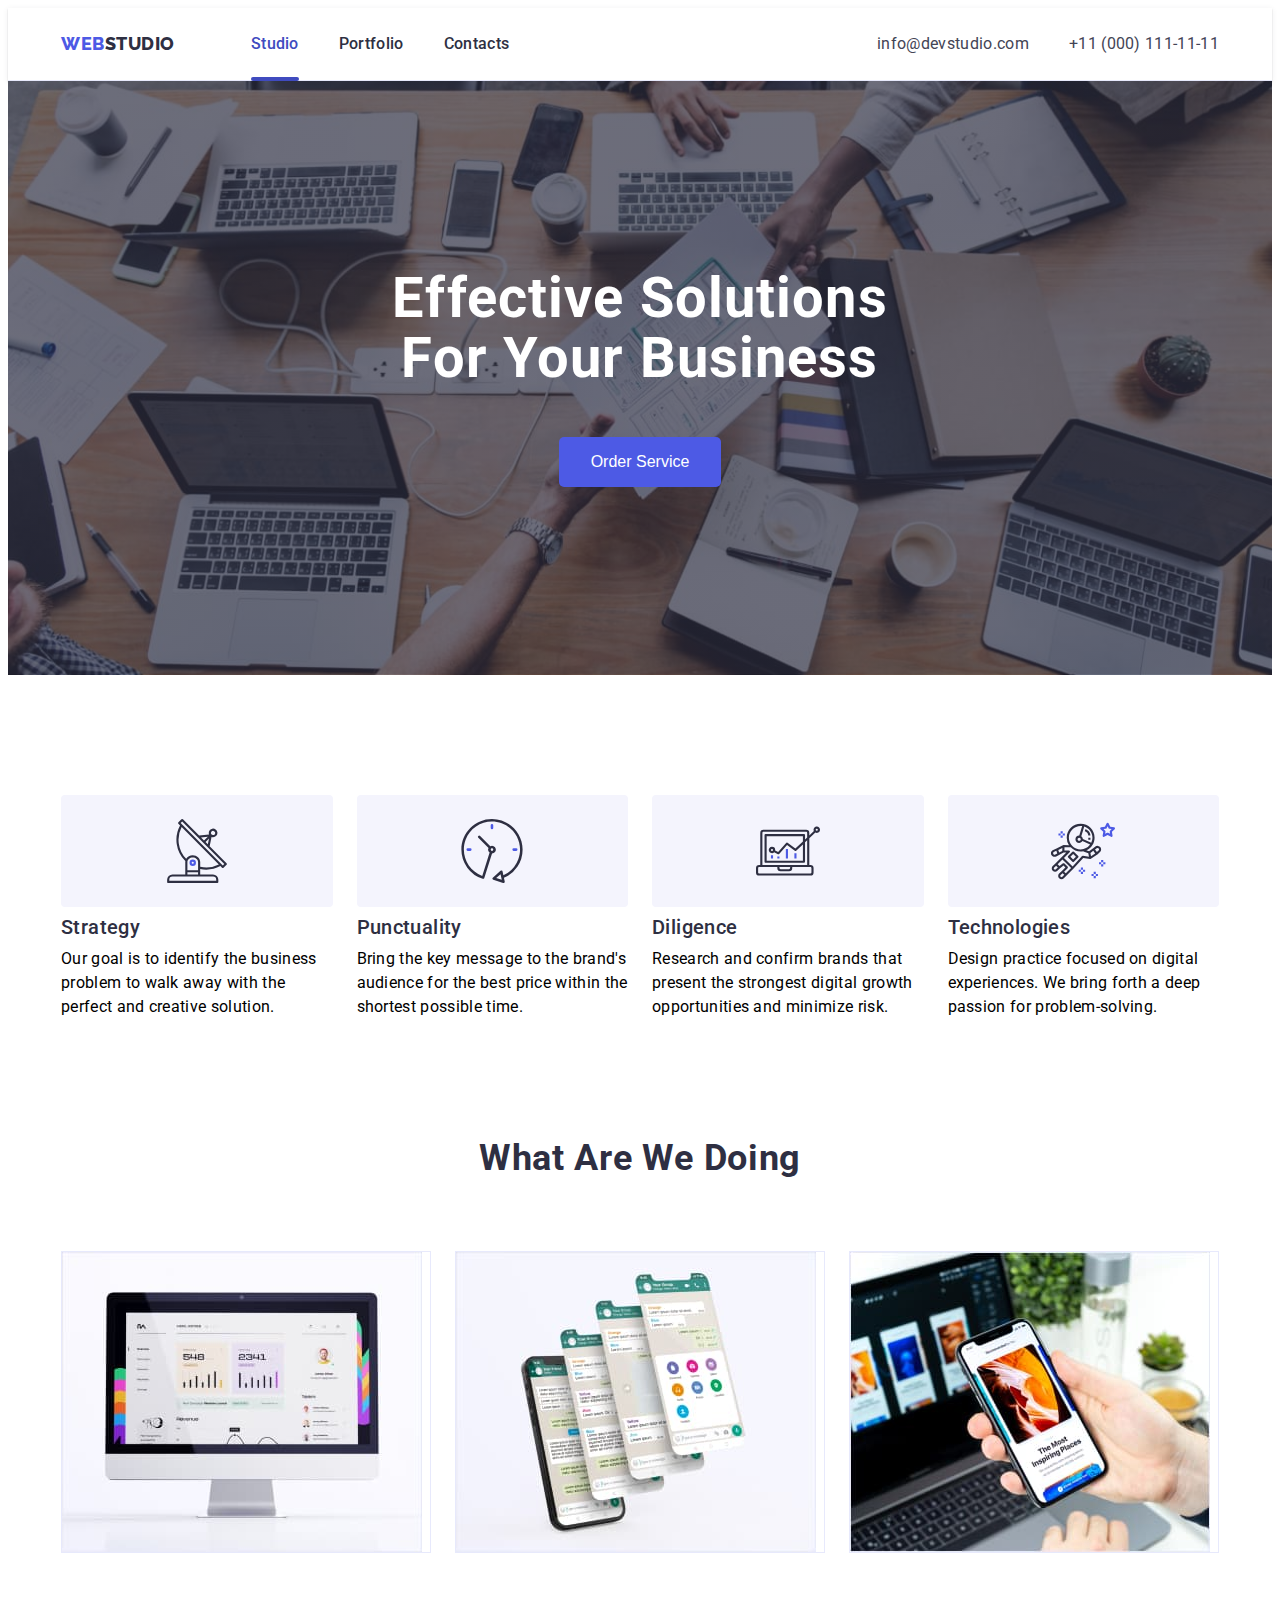
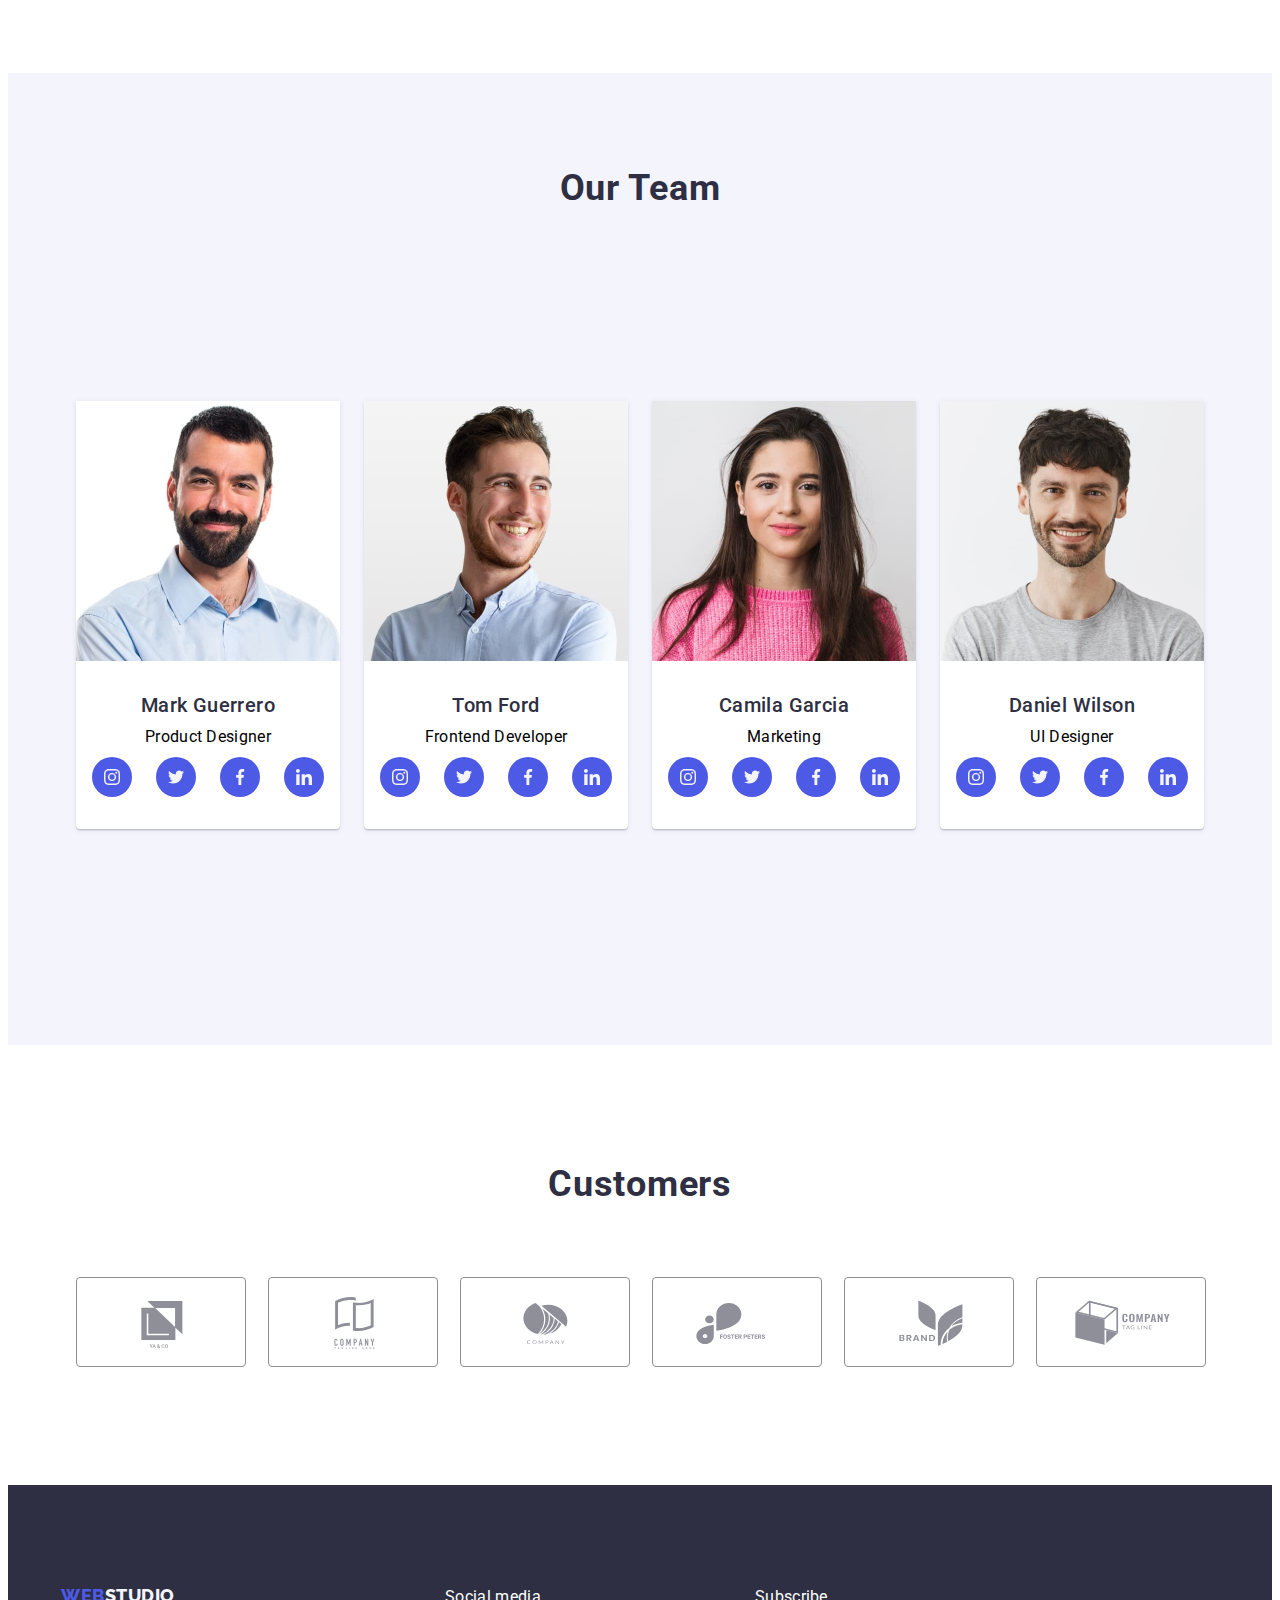
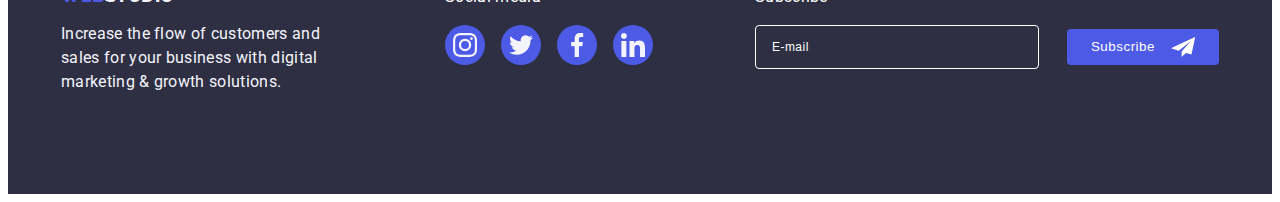
<file: index.html>
<!DOCTYPE html>
<html lang="en">
  <head>
    <meta charset="UTF-8" />
    <meta http-equiv="X-UA-Compatible" content="IE=edge" />
    <meta name="viewport" content="width=device-width,   initial-scale=1.0" />
    <title>WebStudio</title>
    <link rel="preconnect" href="https://fonts.googleapis.com" />
    <link rel="preconnect" href="https://fonts.gstatic.com" crossorigin />
    <link
      href="https://fonts.googleapis.com/css2?family=Raleway:wght@800&family=Roboto:wght@400;500;700;900&display=swap"
      rel="stylesheet"
    />
    <link
      rel="stylesheet"
      href="https://cdnjs.cloudflare.com/ajax/libs/modern-normalize/1.1.0/modern-normalize.min.css"
      integrity="sha512-wpPYUAdjBVSE4KJnH1VR1HeZfpl1ub8YT/NKx4PuQ5NmX2tKuGu6U/JRp5y+Y8XG2tV+wKQpNHVUX03MfMFn9Q=="
      crossorigin="anonymous"
      referrerpolicy="no-referrer"
    />
    <link rel="stylesheet" href="./css/styles.css" />
  </head>
  <body>
    <!--HEADER-->

    <header class="page-header">
      <div class="container header-container">
        <a class="logo-header" href="./index.html"
          >Web<span class="studio-header">Studio</span>
        </a>
        <nav class="page-nav">
          <ul class="navigation-list">
            <li class="navigation-item">
              <a class="navigation-link navigation-line" href="./index.html"
                >Studio</a
              >
            </li>
            <li class="navigation-item">
              <a class="navigation-link" href="./portfolio.html">Portfolio</a>
            </li>
            <li class="navigation-item">
              <a class="navigation-link" href="">Contacts</a>
            </li>
          </ul>
        </nav>
        <address class="address">
          <ul class="address-list">
            <li class="address-item">
              <a class="address-link" href="mailto:info@devstudio.com"
                >info@devstudio.com</a
              >
            </li>
            <li class="address-item">
              <a class="address-link" href="tel:+110001111111"
                >+11 (000) 111-11-11</a
              >
            </li>
          </ul>
        </address>
      </div>
      <div class="mobile-nav container">
        <a class="logo-header" href="./index.html"
          >Web<span class="studio-header">Studio</span></a
        >

        <button class="mobile-menu-open-btn js-open-menu" type="button">
          <svg class="mobile-menu-icon-open" width="32" height="32">
            <use href="./images/icons.svg#burger"></use>
          </svg>
        </button>
      </div>

      <div class="mobile-menu-container js-menu-container">
        <div class="mobile-container mobile-menu-wrapper">
          <button class="mobile-menu-close-btn js-close-menu">
            <svg class="mobile-menu-close-icon" width="8" height="8">
              <use href="./images/icons.svg#icon-close-black"></use>
            </svg>
          </button>

          <nav class="mobile-menu-nav">
            <ul class="mobile-menu-list">
              <li class="mobile-menu-item">
                <a href="./index.html" class="mobile-menu-link current"
                  >Studio</a
                >
              </li>

              <li class="mobile-menu-item">
                <a href="./portfolio.html" class="mobile-menu-link"
                  >Portfolio</a
                >
              </li>

              <li class="mobile-menu-item">
                <a href="./index.html" class="mobile-menu-link">Contacts</a>
              </li>
            </ul>
          </nav>

          <address class="mobile-contacts">
            <a class="mobile-contacts-tel" href="tel:+110001111111"
              >+11 (000) 111-11-11</a
            >
            <a class="mobile-contacts-mail" href="mailto:info@devstudio.com"
              >info@devstudio.com</a
            >
          </address>

          <ul class="mobile-social-list">
            <li class="mobile-social-item">
              <a
                class="mobile-social-link"
                href="https://www.instagram.com/"
                target="_blank"
                rel="noopener noreferrer"
              >
                <svg width="24" height="24">
                  <use href="./images/icons.svg#icon-instagram"></use>
                </svg>
              </a>
            </li>

            <li class="mobile-social-item">
              <a
                class="mobile-social-link"
                href="https://twitter.com/"
                target="_blank"
                rel="noopener noreferrer"
              >
                <svg width="24" height="24">
                  <use href="./images/icons.svg#icon-twitter"></use>
                </svg>
              </a>
            </li>

            <li class="mobile-social-item">
              <a
                class="mobile-social-link"
                href="https://www.facebook.com/"
                target="_blank"
                rel="noopener noreferrer"
              >
                <svg width="24" height="24">
                  <use href="./images/icons.svg#icon-facebook"></use>
                </svg>
              </a>
            </li>

            <li class="mobile-social-item">
              <a
                class="mobile-social-link"
                href="https://www.linkedin.com/"
                target="_blank"
                rel="noopener noreferrer"
              >
                <svg width="24" height="24">
                  <use href="./images/icons.svg#icon-linkedin"></use>
                </svg>
              </a>
            </li>
          </ul>
        </div>
      </div>
    </header>

    <!--HERO-->

    <main>
      <section class="hero">
        <div class="container">
          <h1 class="hero-title">Effective Solutions for Your Business</h1>
          <button class="modal-btn button" data-modal-open type="button">
            Order Service
          </button>
        </div>
      </section>

      <!--our-values-->

      <section class="our-values">
        <div class="container">
          <h2 hidden>Our values</h2>
          <ul class="our-values-list">
            <li class="our-values-item">
              <div class="our-values-icon">
                <svg class="second-list-icon" width="64" height="64">
                  <use href="./images/icons.svg#icon-antenna"></use>
                </svg>
              </div>
              <h3 class="our-values-title">Strategy</h3>
              <p class="our-values-text">
                Our goal is to identify the business problem to walk away with
                the perfect and creative solution.
              </p>
            </li>
            <li class="our-values-item">
              <div class="our-values-icon">
                <svg class="second-list-icon" width="64" height="64">
                  <use href="./images/icons.svg#icon-clock"></use>
                </svg>
              </div>
              <h3 class="our-values-title">Punctuality</h3>
              <p class="our-values-text">
                Bring the key message to the brand's audience for the best price
                within the shortest possible time.
              </p>
            </li>
            <li class="our-values-item">
              <div class="our-values-icon">
                <svg class="second-list-icon" width="64" height="64">
                  <use href="./images/icons.svg#icon-diagram"></use>
                </svg>
              </div>
              <h3 class="our-values-title">Diligence</h3>
              <p class="our-values-text">
                Research and confirm brands that present the strongest digital
                growth opportunities and minimize risk.
              </p>
            </li>
            <li class="our-values-item">
              <div class="our-values-icon">
                <svg class="second-list-icon" width="64" height="64">
                  <use href="./images/icons.svg#icon-astronaut"></use>
                </svg>
              </div>
              <h3 class="our-values-title">Technologies</h3>
              <p class="our-values-text">
                Design practice focused on digital experiences. We bring forth a
                deep passion for problem-solving.
              </p>
            </li>
          </ul>
        </div>
      </section>

      <!--what-are-we-doing-->

      <section class="what-are-we-doing">
        <div class="container">
          <h2 class="what-are-we-doing-title">What are we doing</h2>
          <ul class="what-are-we-doing-list">
            <li class="what-are-we-doing-item">
              <picture>
                <source
                  media="(min-width: 1200px)"
                  srcset="
                    ./images/index/section2/rectangle1-1x.jpg,
                    ./images/index/section2/rectangle1-2x.jpg
                  "
                />
                <img
                  src="./images/index/section2/rectangle1.jpg"
                  alt="tablet"
                  width="360"
                  height="300"
                />
              </picture>
            </li>
            <li class="what-are-we-doing-item">
              <picture>
                <source
                  media="(min-width: 1200px)"
                  srcset="
                    ./images/index/section2/rectangle2-1x.jpg,
                    ./images/index/section2/rectangle2-2x.jpg
                  "
                />
                <img
                  src="./images/index/section2/rectangle2.jpg"
                  alt="working phone"
                  width="360"
                  height="300"
                />
              </picture>
            </li>
            <li class="what-are-we-doing-item">
              <picture>
                <source
                  media="(min-width: 1200px)"
                  srcset="
                    ./images/index/section2/rectangle3-1x.jpg,
                    ./images/index/section2/rectangle3-2x.jpg
                  "
                />
                <img
                  src="./images/index/section2/rectangle3.jpg"
                  alt="phone with laptop"
                  width="360"
                  height="300"
                />
              </picture>
            </li>
          </ul>
        </div>
      </section>

      <!--our-team-->

      <section class="our-team">
        <div class="container">
          <h2 class="our-team-title">Our Team</h2>
          <ul class="our-team-list">
            <li class="our-team-item">
              <img
                srcset="./images/index/section3/img1-2x.jpg"
                src="./images/index/section3/img1.jpg"
                alt="employee"
                width="264"
                height="260"
              />
              <div class="our-team-card-container">
                <h3 class="our-team-card-title">Mark Guerrero</h3>
                <p class="our-team-card-position">Product Designer</p>
                <ul class="our-team-social-list">
                  <li class="our-team-social-list-item">
                    <a class="our-team-social-list-link" href="">
                      <svg class="social-list-icon" width="16" height="16">
                        <use href="./images/icons.svg#icon-instagram"></use>
                      </svg>
                    </a>
                  </li>
                  <li class="our-team-social-list-item">
                    <a href="" class="our-team-social-list-link">
                      <svg class="social-list-icon" width="16" height="16">
                        <use href="./images/icons.svg#icon-twitter"></use>
                      </svg>
                    </a>
                  </li>
                  <li class="our-team-social-list-item">
                    <a href="" class="our-team-social-list-link">
                      <svg class="social-list-icon" width="16" height="16">
                        <use href="./images/icons.svg#icon-facebook"></use>
                      </svg>
                    </a>
                  </li>
                  <li class="our-team-social-list-item">
                    <a href="" class="our-team-social-list-link">
                      <svg class="social-list-icon" width="16" height="16">
                        <use href="./images/icons.svg#icon-linkedin"></use>
                      </svg>
                    </a>
                  </li>
                </ul>
              </div>
            </li>
            <li class="our-team-item">
              <img
                srcset="./images/index/section3/img2-2x.jpg"
                src="./images/index/section3/img2.jpg"
                alt="employee"
                width="264"
                height="260"
              />
              <div class="our-team-card-container">
                <h3 class="our-team-card-title">Tom Ford</h3>
                <p class="our-team-card-position">Frontend Developer</p>
                <ul class="our-team-social-list">
                  <li class="our-team-social-list-item">
                    <a class="our-team-social-list-link" href="">
                      <svg class="social-list-icon" width="16" height="16">
                        <use href="./images/icons.svg#icon-instagram"></use>
                      </svg>
                    </a>
                  </li>
                  <li class="our-team-social-list-item">
                    <a href="" class="our-team-social-list-link">
                      <svg class="social-list-icon" width="16" height="16">
                        <use href="./images/icons.svg#icon-twitter"></use>
                      </svg>
                    </a>
                  </li>
                  <li class="our-team-social-list-item">
                    <a href="" class="our-team-social-list-link">
                      <svg class="social-list-icon" width="16" height="16">
                        <use href="./images/icons.svg#icon-facebook"></use>
                      </svg>
                    </a>
                  </li>
                  <li class="our-team-social-list-item">
                    <a href="" class="our-team-social-list-link">
                      <svg class="social-list-icon" width="16" height="16">
                        <use href="./images/icons.svg#icon-linkedin"></use>
                      </svg>
                    </a>
                  </li>
                </ul>
              </div>
            </li>
            <li class="our-team-item">
              <img
                srcset="./images/index/section3/img3-2x.jpg"
                src="./images/index/section3/img3.jpg"
                alt="employee"
                width="264"
                height="260"
              />
              <div class="our-team-card-container">
                <h3 class="our-team-card-title">Camila Garcia</h3>
                <p class="our-team-card-position">Marketing</p>
                <ul class="our-team-social-list">
                  <li class="our-team-social-list-item">
                    <a class="our-team-social-list-link" href="">
                      <svg class="social-list-icon" width="16" height="16">
                        <use href="./images/icons.svg#icon-instagram"></use>
                      </svg>
                    </a>
                  </li>
                  <li class="our-team-social-list-item">
                    <a href="" class="our-team-social-list-link">
                      <svg class="social-list-icon" width="16" height="16">
                        <use href="./images/icons.svg#icon-twitter"></use>
                      </svg>
                    </a>
                  </li>
                  <li class="our-team-social-list-item">
                    <a href="" class="our-team-social-list-link">
                      <svg class="social-list-icon" width="16" height="16">
                        <use href="./images/icons.svg#icon-facebook"></use>
                      </svg>
                    </a>
                  </li>
                  <li class="our-team-social-list-item">
                    <a href="" class="our-team-social-list-link">
                      <svg class="social-list-icon" width="16" height="16">
                        <use href="./images/icons.svg#icon-linkedin"></use>
                      </svg>
                    </a>
                  </li>
                </ul>
              </div>
            </li>
            <li class="our-team-item">
              <img
                srcset="./images/index/section3/img4-2x.jpg"
                src="./images/index/section3/img4.jpg"
                alt="employee"
                width="264"
                height="260"
              />
              <div class="our-team-card-container">
                <h3 class="our-team-card-title">Daniel Wilson</h3>
                <p class="our-team-card-position">UI Designer</p>
                <ul class="our-team-social-list">
                  <li class="our-team-social-list-item">
                    <a class="our-team-social-list-link" href="">
                      <svg class="social-list-icon" width="16" height="16">
                        <use href="./images/icons.svg#icon-instagram"></use>
                      </svg>
                    </a>
                  </li>
                  <li class="our-team-social-list-item">
                    <a href="" class="our-team-social-list-link">
                      <svg class="social-list-icon" width="16" height="16">
                        <use href="./images/icons.svg#icon-twitter"></use>
                      </svg>
                    </a>
                  </li>
                  <li class="our-team-social-list-item">
                    <a href="" class="our-team-social-list-link">
                      <svg class="social-list-icon" width="16" height="16">
                        <use href="./images/icons.svg#icon-facebook"></use>
                      </svg>
                    </a>
                  </li>
                  <li class="our-team-social-list-item">
                    <a href="" class="our-team-social-list-link">
                      <svg class="social-list-icon" width="16" height="16">
                        <use href="./images/icons.svg#icon-linkedin"></use>
                      </svg>
                    </a>
                  </li>
                </ul>
              </div>
            </li>
          </ul>
        </div>
      </section>

      <!--customers-->

      <section class="customers">
        <div class="container">
          <h2 class="customers-title">Customers</h2>
          <ul class="customers-list">
            <li class="customers-item">
              <a class="customers-link" href="">
                <svg class="customers-list-icon" width="104" height="56">
                  <use href="./images/icons.svg#icon-logo"></use>
                </svg>
              </a>
            </li>
            <li class="customers-item">
              <a class="customers-link" href="">
                <svg class="customers-list-icon" width="104" height="56">
                  <use href="./images/icons.svg#icon-logo-1"></use>
                </svg>
              </a>
            </li>
            <li class="customers-item">
              <a class="customers-link" href="">
                <svg class="customers-list-icon" width="104" height="56">
                  <use href="./images/icons.svg#icon-logo-2"></use>
                </svg>
              </a>
            </li>
            <li class="customers-item">
              <a class="customers-link" href="">
                <svg class="customers-list-icon" width="104" height="56">
                  <use href="./images/icons.svg#icon-logo-3"></use>
                </svg>
              </a>
            </li>
            <li class="customers-item">
              <a class="customers-link" href="">
                <svg class="customers-list-icon" width="104" height="56">
                  <use href="./images/icons.svg#icon-logo-4"></use>
                </svg>
              </a>
            </li>
            <li class="customers-item">
              <a class="customers-link" href="">
                <svg class="customers-list-icon" width="104" height="56">
                  <use href="./images/icons.svg#icon-logo-5"></use>
                </svg>
              </a>
            </li>
          </ul>
        </div>
      </section>
    </main>

    <!--footer-->

    <footer class="footer">
      <div class="container footer-connection-container">
        <div class="footer-container">
          <a class="footer-logo" href="./index.html"
            >Web<span class="studio-footer">Studio</span></a
          >
          <p class="footer-text">
            Increase the flow of customers and sales for your business with
            digital marketing & growth solutions.
          </p>
        </div>
        <div class="footer-social-container">
          <p class="footer-social-text">Social media</p>
          <ul class="footer-social-list">
            <li class="footer-social-item">
              <a class="footer-social-link" href="">
                <svg class="footer-social-icon" width="24" height="24">
                  <use href="./images/icons.svg#icon-instagram"></use>
                </svg>
              </a>
            </li>
            <li class="footer-social-item">
              <a class="footer-social-link" href="">
                <svg class="footer-social-icon" width="24" height="24">
                  <use href="./images/icons.svg#icon-twitter"></use>
                </svg>
              </a>
            </li>
            <li class="footer-social-item">
              <a class="footer-social-link" href="">
                <svg class="footer-social-icon" width="24" height="24">
                  <use href="./images/icons.svg#icon-facebook"></use>
                </svg>
              </a>
            </li>
            <li class="footer-social-item">
              <a class="footer-social-link" href="">
                <svg class="footer-social-icon" width="24" height="24">
                  <use href="./images/icons.svg#icon-linkedin"></use>
                </svg>
              </a>
            </li>
          </ul>
        </div>
        <form class="footer-form">
          <p class="footer-social-title">Subscribe</p>
          <label class="footer-label">
            <input
              type="email"
              class="footer-input"
              name="user-email"
              placeholder="E-mail"
            />
          </label>
          <button type="submit" class="footer-submit-btn">
            Subscribe
            <svg class="footer-input-icon" width="24" height="24">
              <use href="./images/icons.svg#icon-icon-send"></use>
            </svg>
          </button>
        </form>
      </div>
    </footer>

    <!--Backdrop-->

    <div class="backdrop is-hidden" data-modal>
      <div class="modal">
        <button class="modal-close-btn" data-modal-close type="button">
          <svg class="close-icon-btn" width="8" height="8">
            <use href="./images/icons.svg#icon-close-black"></use>
          </svg>
        </button>
        <p class="modal-form-text">
          Leave your contacts and we will call you back
        </p>
        <form class="modal-form">
          <label class="modal-form-fild">
            <span class="modal-form-input-desc"> Name </span>
            <span class="input-icon-frame">
              <input
                class="modal-form-input"
                type="text"
                name="user_name"
                required
                pattern="^[a-zA-Zа-яА-Яі-Ії-Ї]+$"
                minlength="2"
              />
              <svg class="modal-form-input-icon" width="18" height="24">
                <use href="./images/icons.svg#icon-person"></use>
              </svg>
            </span>
          </label>
          <label class="modal-form-fild">
            <span class="modal-form-input-desc"> Phone </span>
            <span class="input-icon-frame">
              <input
                class="modal-form-input"
                type="tel"
                name="user_phone"
                required
                pattern="[0-9{3}-0-9{3}-0-9{2}-0-9{2}]"
                title="xxx-xxx-xx-xx"
              />
              <svg class="modal-form-input-icon" width="18" height="24">
                <use href="./images/icons.svg#icon-phone"></use>
              </svg>
            </span>
          </label>
          <label class="modal-form-fild">
            <span class="modal-form-input-desc"> Email </span>
            <span class="input-icon-frame">
              <input
                class="modal-form-input"
                type="email"
                name="user_email"
                required
              />
              <svg class="modal-form-input-icon" width="18" height="24">
                <use href="./images/icons.svg#icon-email"></use>
              </svg>
            </span>
          </label>
          <label class="modal-form-fild">
            <span class="modal-form-input-desc"> Comment </span>
            <textarea
              class="modal-form-comment"
              name="user_comment"
              placeholder="Text input"
            ></textarea>
          </label>
          <div class="user-policy-frame">
            <input
              class="checkbox-policy visually-hidden"
              id="user-policy"
              type="checkbox"
              name="policy"
              value="policy"
              required
            />
            <label class="user-policy" for="user-policy">
              <span class="checkbox-policy-icon-frame">
                <svg class="checkbox-policy-icon" width="16" height="16">
                  <use
                    class="checkbox-policy-icon-check"
                    href="./images/icons.svg#icon-vector"
                  ></use>
                </svg>
              </span>
              <span class="user-policy-text">
                I accept the terms and conditions of the
                <a class="user-policy-link" href="" target="_blank"
                  >Privacy Policy</a
                >
              </span>
            </label>
          </div>
          <button type="submit" class="modal-form-submit button">Send</button>
        </form>
      </div>
    </div>
    <script defer src="js/mobile-menu.js"></script>
    <script src="./js/modal.js"></script>
  </body>
</html>
</file>
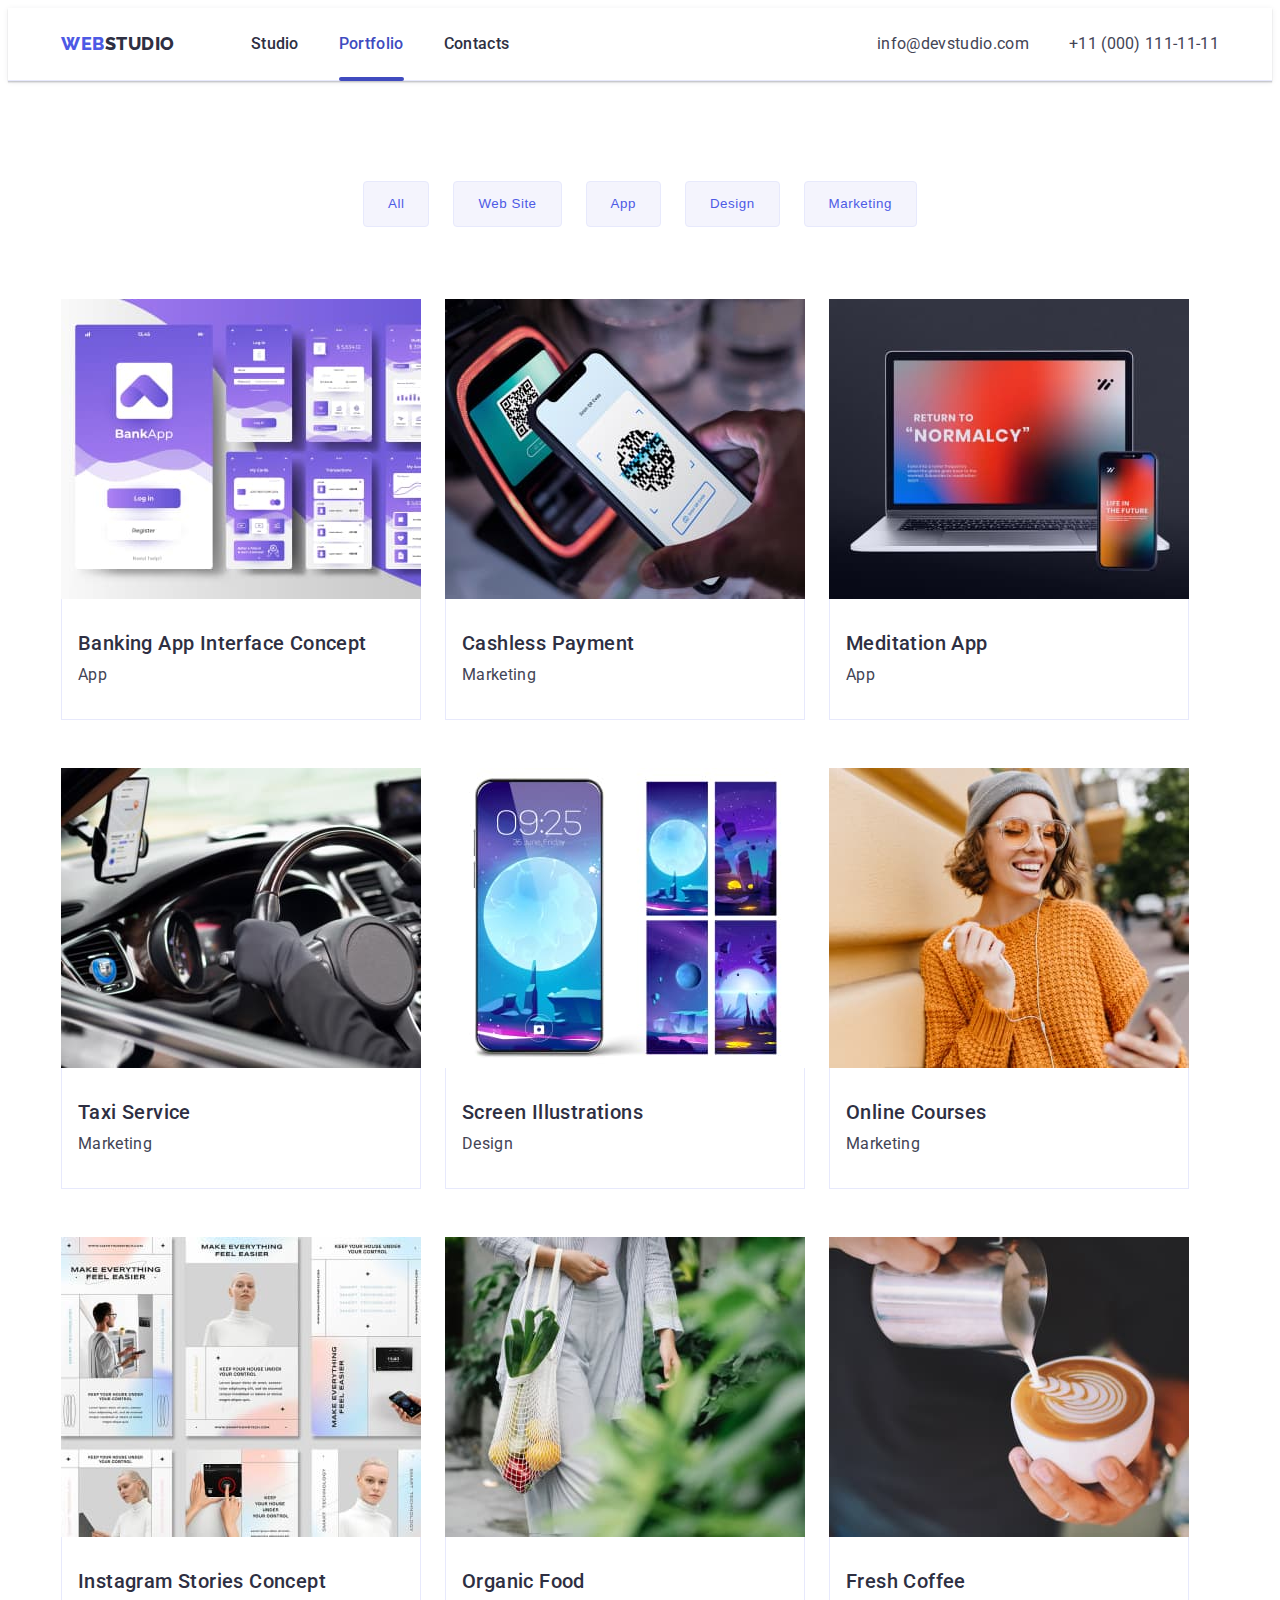
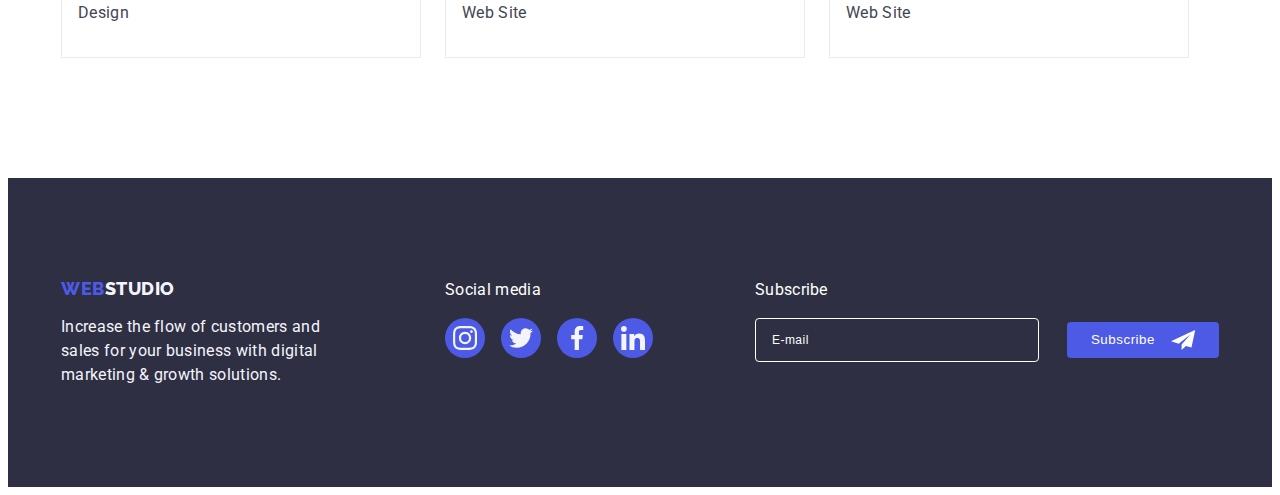
<file: portfolio.html>
<!DOCTYPE html>
<html lang="en">
  <head>
    <meta charset="UTF-8" />
    <meta http-equiv="X-UA-Compatible" content="IE=edge" />
    <meta name="viewport" content="width=device-width, initial-scale=1.0" />
    <title>Portfolio</title>
    <link rel="preconnect" href="https://fonts.googleapis.com" />
    <link rel="preconnect" href="https://fonts.gstatic.com" crossorigin />
    <link
      href="https://fonts.googleapis.com/css2?family=Raleway:wght@800&family=Roboto:wght@400;500;700;900&display=swap"
      rel="stylesheet"
    />
    <link
      rel="stylesheet"
      href="https://cdnjs.cloudflare.com/ajax/libs/modern-normalize/1.1.0/modern-normalize.min.css"
      integrity="sha512-wpPYUAdjBVSE4KJnH1VR1HeZfpl1ub8YT/NKx4PuQ5NmX2tKuGu6U/JRp5y+Y8XG2tV+wKQpNHVUX03MfMFn9Q=="
      crossorigin="anonymous"
      referrerpolicy="no-referrer"
    />
    <link rel="stylesheet" href="./css/styles.css" />
  </head>
  <body>
    <!--HEADER-->
    <header class="page-header">
      <div class="container header-container">
        <a class="logo-header" href="./index.html"
          >Web<span class="studio-header">Studio</span>
        </a>
        <nav class="page-nav">
          <ul class="navigation-list">
            <li class="navigation-item">
              <a class="navigation-link" href="./index.html">Studio</a>
            </li>
            <li class="navigation-item">
              <a class="navigation-link navigation-line" href="./portfolio.html"
                >Portfolio</a
              >
            </li>
            <li class="navigation-item">
              <a class="navigation-link" href="">Contacts</a>
            </li>
          </ul>
        </nav>
        <address class="address">
          <ul class="address-list">
            <li class="address-item">
              <a class="address-link" href="mailto:info@devstudio.com"
                >info@devstudio.com</a
              >
            </li>
            <li class="address-item">
              <a class="address-link" href="tel:+110001111111"
                >+11 (000) 111-11-11</a
              >
            </li>
          </ul>
        </address>
      </div>
      <div class="mobile-nav container">
        <a class="logo-header" href="./index.html"
          >Web<span class="studio-header">Studio</span></a
        >

        <button class="mobile-menu-open-btn js-open-menu" type="button">
          <svg class="mobile-menu-icon-open" width="32" height="32">
            <use href="./images/icons.svg#burger"></use>
          </svg>
        </button>
      </div>

      <div class="mobile-menu-container js-menu-container">
        <div class="mobile-container mobile-menu-wrapper">
          <button class="mobile-menu-close-btn js-close-menu">
            <svg class="mobile-menu-close-icon" width="8" height="8">
              <use href="./images/icons.svg#icon-close-black"></use>
            </svg>
          </button>

          <nav class="mobile-menu-nav">
            <ul class="mobile-menu-list">
              <li class="mobile-menu-item">
                <a href="./index.html" class="mobile-menu-link current"
                  >Studio</a
                >
              </li>

              <li class="mobile-menu-item">
                <a href="./portfolio.html" class="mobile-menu-link"
                  >Portfolio</a
                >
              </li>

              <li class="mobile-menu-item">
                <a href="./index.html" class="mobile-menu-link">Contacts</a>
              </li>
            </ul>
          </nav>

          <address class="mobile-contacts">
            <a class="mobile-contacts-tel" href="tel:+110001111111"
              >+11 (000) 111-11-11</a
            >
            <a class="mobile-contacts-mail" href="mailto:info@devstudio.com"
              >info@devstudio.com</a
            >
          </address>

          <ul class="mobile-social-list">
            <li class="mobile-social-item">
              <a
                class="mobile-social-link"
                href="https://www.instagram.com/"
                target="_blank"
                rel="noopener noreferrer"
              >
                <svg width="24" height="24">
                  <use href="./images/icons.svg#icon-instagram"></use>
                </svg>
              </a>
            </li>

            <li class="mobile-social-item">
              <a
                class="mobile-social-link"
                href="https://twitter.com/"
                target="_blank"
                rel="noopener noreferrer"
              >
                <svg width="24" height="24">
                  <use href="./images/icons.svg#icon-twitter"></use>
                </svg>
              </a>
            </li>

            <li class="mobile-social-item">
              <a
                class="mobile-social-link"
                href="https://www.facebook.com/"
                target="_blank"
                rel="noopener noreferrer"
              >
                <svg width="24" height="24">
                  <use href="./images/icons.svg#icon-facebook"></use>
                </svg>
              </a>
            </li>

            <li class="mobile-social-item">
              <a
                class="mobile-social-link"
                href="https://www.linkedin.com/"
                target="_blank"
                rel="noopener noreferrer"
              >
                <svg width="24" height="24">
                  <use href="./images/icons.svg#icon-linkedin"></use>
                </svg>
              </a>
            </li>
          </ul>
        </div>
      </div>
    </header>

    <!--BUTTONS-->

    <main>
      <section class="portfolio">
        <div class="container">
          <h1 class="visually-hidden">Portfolio</h1>

          <ul class="buttons-filter-list">
            <li class="buttons-filter-item">
              <button class="filter-button" type="button">All</button>
            </li>

            <li class="buttons-filter-item">
              <button class="filter-button" type="button">Web Site</button>
            </li>

            <li class="buttons-filter-item">
              <button class="filter-button" type="button">App</button>
            </li>

            <li class="buttons-filter-item">
              <button class="filter-button" type="button">Design</button>
            </li>

            <li class="buttons-filter-item">
              <button class="filter-button" type="button">Marketing</button>
            </li>
          </ul>

          <!--CARDS-->
          <ul class="portfolio-list">
            <li class="portfolio-item">
              <a class="portfolio-link" href="">
                <div class="overlay-frame">
                  <picture>
                    <source
                      media="(min-width: 1200px)"
                      srcset="
                        ./images/portfolio/desktop_images/imgd1-1x.jpg 1x,
                        ./images/portfolio/desktop_images/imgd1-2x.jpg 2x
                      "
                    />
                    <source
                      media="(min-width: 768px)"
                      srcset="
                        ./images/portfolio/tablet_images/imgt1-1x.jpg 1x,
                        ./images/portfolio/tablet_images/imgt1-2x.jpg 2x
                      "
                    />
                    <source
                      media="(max-width: 767px)"
                      srcset="
                        ./images/portfolio/mobile_images/imgm1-1x.jpg 1x,
                        ./images/portfolio/mobile_images/imgm1-2x.jpg 2x
                      "
                    />
                    <img
                      class="portfolio-img"
                      src="./images/portfolio/img1.jpg"
                      alt="Interface Concept"
                    />
                  </picture>
                  <p class="overlay">
                    14 Stylish and User-Friendly App Design Concepts · Task
                    Manager App · Calorie Tracker App · Exotic Fruit Ecommerce
                    App · Cloud Storage App
                  </p>
                </div>

                <div class="portfolio-content">
                  <h3 class="portfolio-title">Banking App Interface Concept</h3>
                  <p class="portfolio-text">App</p>
                </div>
              </a>
            </li>

            <li class="portfolio-item">
              <a class="portfolio-link" href="">
                <div class="overlay-frame">
                  <picture>
                    <source
                      media="(min-width: 1200px)"
                      srcset="
                        ./images/portfolio/desktop_images/imgd2-1x.jpg 1x,
                        ./images/portfolio/desktop_images/imgd2-2x.jpg 2x
                      "
                    />
                    <source
                      media="(min-width: 768px)"
                      srcset="
                        ./images/portfolio/tablet_images/imgt2-1x.jpg 1x,
                        ./images/portfolio/tablet_images/imgt2-2x.jpg 2x
                      "
                    />
                    <source
                      media="(max-width: 767px)"
                      srcset="
                        ./images/portfolio/mobile_images/imgm2-1x.jpg 1x,
                        ./images/portfolio/mobile_images/imgm2-2x.jpg 2x
                      "
                    />
                    <img
                      class="portfolio-img"
                      src="./images/portfolio/img2.jpg"
                      alt="Cashless Payment"
                    />
                  </picture>

                  <p class="overlay">
                    14 Stylish and User-Friendly App Design Concepts · Task
                    Manager App · Calorie Tracker App · Exotic Fruit Ecommerce
                    App · Cloud Storage App
                  </p>
                </div>

                <div class="portfolio-content">
                  <h3 class="portfolio-title">Cashless Payment</h3>
                  <p class="portfolio-text">Marketing</p>
                </div>
              </a>
            </li>

            <li class="portfolio-item">
              <a class="portfolio-link" href="">
                <div class="overlay-frame">
                  <picture>
                    <source
                      media="(min-width: 1200px)"
                      srcset="
                        ./images/portfolio/desktop_images/imgd3-1x.jpg 1x,
                        ./images/portfolio/desktop_images/imgd3-2x.jpg 2x
                      "
                    />
                    <source
                      media="(min-width: 768px)"
                      srcset="
                        ./images/portfolio/tablet_images/imgt3-1x.jpg 1x,
                        ./images/portfolio/tablet_images/imgt3-2x.jpg 2x
                      "
                    />
                    <source
                      media="(max-width: 767px)"
                      srcset="
                        ./images/portfolio/mobile_images/imgm3-1x.jpg 1x,
                        ./images/portfolio/mobile_images/imgm3-2x.jpg 2x
                      "
                    />
                    <img
                      class="portfolio-img"
                      src="./images/portfolio/img3.jpg"
                      alt="Meditation App"
                    />
                  </picture>

                  <p class="overlay">
                    14 Stylish and User-Friendly App Design Concepts · Task
                    Manager App · Calorie Tracker App · Exotic Fruit Ecommerce
                    App · Cloud Storage App
                  </p>
                </div>

                <div class="portfolio-content">
                  <h3 class="portfolio-title">Meditation App</h3>
                  <p class="portfolio-text">App</p>
                </div>
              </a>
            </li>

            <li class="portfolio-item">
              <a class="portfolio-link" href="">
                <div class="overlay-frame">
                  <picture>
                    <source
                      media="(min-width: 1200px)"
                      srcset="
                        ./images/portfolio/desktop_images/imgd4-1x.jpg 1x,
                        ./images/portfolio/desktop_images/imgd4-2x.jpg 2x
                      "
                    />
                    <source
                      media="(min-width: 768px)"
                      srcset="
                        ./images/portfolio/tablet_images/imgt4-1x.jpg 1x,
                        ./images/portfolio/tablet_images/imgt4-2x.jpg 2x
                      "
                    />
                    <source
                      media="(max-width: 767px)"
                      srcset="
                        ./images/portfolio/mobile_images/imgm4-1x.jpg 1x,
                        ./images/portfolio/mobile_images/imgm4-2x.jpg 2x
                      "
                    />
                    <img
                      class="portfolio-img"
                      src="./images/portfolio/img4.jpg"
                      alt="Taxi Service"
                    />
                  </picture>

                  <p class="overlay">
                    14 Stylish and User-Friendly App Design Concepts · Task
                    Manager App · Calorie Tracker App · Exotic Fruit Ecommerce
                    App · Cloud Storage App
                  </p>
                </div>

                <div class="portfolio-content">
                  <h3 class="portfolio-title">Taxi Service</h3>
                  <p class="portfolio-text">Marketing</p>
                </div>
              </a>
            </li>

            <li class="portfolio-item">
              <a class="portfolio-link" href="">
                <div class="overlay-frame">
                  <picture>
                    <source
                      media="(min-width: 1200px)"
                      srcset="
                        ./images/portfolio/desktop_images/imgd5-1x.jpg 1x,
                        ./images/portfolio/desktop_images/imgd5-2x.jpg 2x
                      "
                    />
                    <source
                      media="(min-width: 768px)"
                      srcset="
                        ./images/portfolio/tablet_images/imgt5-1x.jpg 1x,
                        ./images/portfolio/tablet_images/imgt5-2x.jpg 2x
                      "
                    />
                    <source
                      media="(max-width: 767px)"
                      srcset="
                        ./images/portfolio/mobile_images/imgm5-1x.jpg 1x,
                        ./images/portfolio/mobile_images/imgm5-2x.jpg 2x
                      "
                    />
                    <img
                      class="portfolio-img"
                      src="./images/portfolio/img5.jpg"
                      alt="Screen Illustrations"
                    />
                  </picture>

                  <p class="overlay">
                    14 Stylish and User-Friendly App Design Concepts · Task
                    Manager App · Calorie Tracker App · Exotic Fruit Ecommerce
                    App · Cloud Storage App
                  </p>
                </div>

                <div class="portfolio-content">
                  <h3 class="portfolio-title">Screen Illustrations</h3>
                  <p class="portfolio-text">Design</p>
                </div>
              </a>
            </li>

            <li class="portfolio-item">
              <a class="portfolio-link" href="">
                <div class="overlay-frame">
                  <picture>
                    <source
                      media="(min-width: 1200px)"
                      srcset="
                        ./images/portfolio/desktop_images/imgd6-1x.jpg 1x,
                        ./images/portfolio/desktop_images/imgd6-2x.jpg 2x
                      "
                    />
                    <source
                      media="(min-width: 768px)"
                      srcset="
                        ./images/portfolio/tablet_images/imgt6-1x.jpg 1x,
                        ./images/portfolio/tablet_images/imgt6-2x.jpg 2x
                      "
                    />
                    <source
                      media="(max-width: 767px)"
                      srcset="
                        ./images/portfolio/mobile_images/imgm6-1x.jpg 1x,
                        ./images/portfolio/mobile_images/imgm6-2x.jpg 2x
                      "
                    />
                    <img
                      class="portfolio-img"
                      src="./images/portfolio/img6.jpg"
                      alt="Online Courses"
                    />
                  </picture>

                  <p class="overlay">
                    14 Stylish and User-Friendly App Design Concepts · Task
                    Manager App · Calorie Tracker App · Exotic Fruit Ecommerce
                    App · Cloud Storage App
                  </p>
                </div>

                <div class="portfolio-content">
                  <h3 class="portfolio-title">Online Courses</h3>
                  <p class="portfolio-text">Marketing</p>
                </div>
              </a>
            </li>

            <li class="portfolio-item">
              <a class="portfolio-link" href="">
                <div class="overlay-frame">
                  <picture>
                    <source
                      media="(min-width: 1200px)"
                      srcset="
                        ./images/portfolio/desktop_images/imgd7-1x.jpg 1x,
                        ./images/portfolio/desktop_images/imgd7-2x.jpg 2x
                      "
                    />
                    <source
                      media="(min-width: 768px)"
                      srcset="
                        ./images/portfolio/tablet_images/imgt7-1x.jpg 1x,
                        ./images/portfolio/tablet_images/imgt7-2x.jpg 2x
                      "
                    />
                    <source
                      media="(max-width: 767px)"
                      srcset="
                        ./images/portfolio/mobile_images/imgm7-1x.jpg 1x,
                        ./images/portfolio/mobile_images/imgm7-2x.jpg 2x
                      "
                    />
                    <img
                      class="portfolio-img"
                      src="./images/portfolio/img7.jpg"
                      alt="Instagram Stories Concept"
                    />
                  </picture>

                  <p class="overlay">
                    14 Stylish and User-Friendly App Design Concepts · Task
                    Manager App · Calorie Tracker App · Exotic Fruit Ecommerce
                    App · Cloud Storage App
                  </p>
                </div>

                <div class="portfolio-content">
                  <h3 class="portfolio-title">Instagram Stories Concept</h3>
                  <p class="portfolio-text">Design</p>
                </div>
              </a>
            </li>

            <li class="portfolio-item">
              <a class="portfolio-link" href="">
                <div class="overlay-frame">
                  <picture>
                    <source
                      media="(min-width: 1200px)"
                      srcset="
                        ./images/portfolio/desktop_images/imgd8-1x.jpg 1x,
                        ./images/portfolio/desktop_images/imgd8-2x.jpg 2x
                      "
                    />
                    <source
                      media="(min-width: 768px)"
                      srcset="
                        ./images/portfolio/tablet_images/imgt8-1x.jpg 1x,
                        ./images/portfolio/tablet_images/imgt8-2x.jpg 2x
                      "
                    />
                    <source
                      media="(max-width: 767px)"
                      srcset="
                        ./images/portfolio/mobile_images/imgm8-1x.jpg 1x,
                        ./images/portfolio/mobile_images/imgm8-2x.jpg 2x
                      "
                    />
                    <img
                      class="portfolio-img"
                      src="./images/portfolio/img8.jpg"
                      alt="Organic Food"
                    />
                  </picture>

                  <p class="overlay">
                    14 Stylish and User-Friendly App Design Concepts · Task
                    Manager App · Calorie Tracker App · Exotic Fruit Ecommerce
                    App · Cloud Storage App
                  </p>
                </div>

                <div class="portfolio-content">
                  <h3 class="portfolio-title">Organic Food</h3>
                  <p class="portfolio-text">Web Site</p>
                </div>
              </a>
            </li>

            <li class="portfolio-item">
              <a class="portfolio-link" href="">
                <div class="overlay-frame">
                  <picture>
                    <source
                      media="(min-width: 1200px)"
                      srcset="
                        ./images/portfolio/desktop_images/imgd9-1x.jpg 1x,
                        ./images/portfolio/desktop_images/imgd9-2x.jpg 2x
                      "
                    />
                    <source
                      media="(min-width: 768px)"
                      srcset="
                        ./images/portfolio/tablet_images/imgt9-1x.jpg 1x,
                        ./images/portfolio/tablet_images/imgt9-2x.jpg 2x
                      "
                    />
                    <source
                      media="(max-width: 767px)"
                      srcset="
                        ./images/portfolio/mobile_images/imgm9-1x.jpg 1x,
                        ./images/portfolio/mobile_images/imgm9-2x.jpg 2x
                      "
                    />
                    <img
                      class="portfolio-img"
                      src="./images/portfolio/img9.jpg"
                      alt="Fresh Coffee"
                    />
                  </picture>

                  <p class="overlay">
                    14 Stylish and User-Friendly App Design Concepts · Task
                    Manager App · Calorie Tracker App · Exotic Fruit Ecommerce
                    App · Cloud Storage App
                  </p>
                </div>

                <div class="portfolio-content">
                  <h3 class="portfolio-title">Fresh Coffee</h3>
                  <p class="portfolio-text">Web Site</p>
                </div>
              </a>
            </li>
          </ul>
        </div>
      </section>
    </main>

    <!--FOOTER-->

    <footer class="footer">
      <div class="container footer-connection-container">
        <div class="footer-container">
          <a class="footer-logo" href="./index.html"
            >Web<span class="studio-footer">Studio</span></a
          >
          <p class="footer-text">
            Increase the flow of customers and sales for your business with
            digital marketing & growth solutions.
          </p>
        </div>
        <div class="footer-social-container">
          <p class="footer-social-text">Social media</p>
          <ul class="footer-social-list">
            <li class="footer-social-item">
              <a class="footer-social-link" href="">
                <svg class="footer-social-icon" width="24" height="24">
                  <use href="./images/icons.svg#icon-instagram"></use>
                </svg>
              </a>
            </li>
            <li class="footer-social-item">
              <a class="footer-social-link" href="">
                <svg class="footer-social-icon" width="24" height="24">
                  <use href="./images/icons.svg#icon-twitter"></use>
                </svg>
              </a>
            </li>
            <li class="footer-social-item">
              <a class="footer-social-link" href="">
                <svg class="footer-social-icon" width="24" height="24">
                  <use href="./images/icons.svg#icon-facebook"></use>
                </svg>
              </a>
            </li>
            <li class="footer-social-item">
              <a class="footer-social-link" href="">
                <svg class="footer-social-icon" width="24" height="24">
                  <use href="./images/icons.svg#icon-linkedin"></use>
                </svg>
              </a>
            </li>
          </ul>
        </div>
        <form class="footer-form">
          <p class="footer-social-title">Subscribe</p>
          <label class="footer-label">
            <input
              type="email"
              class="footer-input"
              name="user-email"
              placeholder="E-mail"
            />
          </label>
          <button type="submit" class="footer-submit-btn">
            Subscribe
            <svg class="footer-input-icon" width="24" height="24">
              <use href="./images/icons.svg#icon-icon-send"></use>
            </svg>
          </button>
        </form>
      </div>
    </footer>
    <script defer src="js/mobile-menu.js"></script>
    <script src="./js/modal.js"></script>
  </body>
</html>
</file>
<file: css/styles.css>
:root {
  --ocean: #404bbf;
  --iris: #4d5ae5;
  --navi-blue: #2e2f42;
  --white: #ffffff;
  --cloud: #f4f4fd;
  --filter-button-shadow: 0px 3px 1px rgba(0, 0, 0, 0.1),
    0px 2px 1px rgba(0, 0, 0, 0.08), 0px 2px 2px rgba(0, 0, 0, 0.12);
  --element-gap: 24px;
  --transition-propertys: 250ms cubic-bezier(0.4, 0, 0.2, 1);
}

h1,
h2,
h3,
p {
  margin: 0;
}

body {
  font-family: 'Roboto', sans-serif;
  font-size: 16px;
  background-color: var(--white);
}

img {
  display: block;
  max-width: 100%;
  height: auto;
}

a {
  text-decoration: none;
}

ul {
  list-style: none;
  margin: 0;
  padding: 0;
}

.visually-hidden {
  position: absolute;
  width: 1px;
  height: 1px;
  margin: -1px;
  border: 0;
  padding: 0;
  white-space: nowrap;
  clip-path: inset(100%);
  clip: rect(0 0 0 0);
  overflow: hidden;
}

.button {
  position: relative;
  overflow: hidden;
  background-color: var(--iris);
  color: #FFFFFF;
  padding: 15px 30px;
  border: none;
  border-radius: 5px;
  cursor: pointer;
  font-size: 16px;
  transition: background-color 0.3s ease;
}

.button::before {
  content: '';
  position: absolute;
  width: 100%;
  height: 100%;
  background: linear-gradient(90deg, transparent, rgba(255, 255, 255, 0.2), transparent);
  top: 0;
  left: -100%;
  animation: wave-animation 2s infinite linear;
}

@keyframes wave-animation {
  0% {
    left: -100%;
  }
  100% {
    left: 100%;
  }
}

.container {
  padding: 0 15px;
  max-width: 100%;
}

/*----------------Conteiners Style---------------*/

@media screen and (min-width: 428px) {
  .container {
    margin: 0 auto;
    max-width: 428px;
  }
}

@media screen and (min-width: 768px) {
  .container {
    max-width: 768px;
  }
}

@media screen and (min-width: 1200px) {
  .container {
    padding: 0 15px;
    max-width: 1158px;
  }
}

/*------------------------Header---------------------------*/

.page-header {
  border-bottom: 1px solid #e7e9fc;
  box-shadow: 0px 2px 1px rgba(46, 47, 66, 0.08),
    0px 1px 1px rgba(46, 47, 66, 0.16), 0px 1px 6px rgba(46, 47, 66, 0.08);
}

.header-container {
  display: flex;
  align-items: center;
}

.logo-header {
  display: block;
  padding: 25px 0;
  font-family: 'Raleway', sans-serif;
  font-weight: 800;
  font-size: 18px;
  line-height: 1.17;
  letter-spacing: 0.03em;
  text-transform: uppercase;
  color: var(--iris);
}

.studio-header {
  color: var(--navi-blue);
}

/*----------------------Header Navigation-----------------*/

.navigation-list {
  display: flex;
}

.navigation-item:not(:last-child) {
  margin-right: 40px;
}

.navigation-link {
  position: relative;
  padding: 28px 0;
  font-weight: 500;
  line-height: 1.5;
  letter-spacing: 0.02em;
  color: var(--navi-blue);
  transition: color var(--transition-propertys);
}

.navigation-link:is(:hover, :focus) {
  color: var(--ocean);
}

.navigation-link.navigation-line {
  color: var(--ocean);
}

.navigation-link.navigation-line::after {
  display: block;
  position: absolute;
  content: '';
  left: 0;
  bottom: 0px;
  width: 100%;
  height: 4px;
  background-color: var(--ocean);
  border-radius: 2px;
}

@media screen and (max-width: 767px) {
  .header-container {
    display: none;
  }
}

@media screen and (min-width: 768px) {
  .address-link {
    display: block;
    padding: 7px 0;
    font-style: normal;
    font-size: 12px;
    line-height: 1.17;
    letter-spacing: 0.04em;
    color: #434455;
    transition: color var(--transition-propertys);
  }

  .address-link:is(:hover, :focus) {
    color: var(--ocean);
  }
}

@media screen and (min-width: 768px) and (max-width: 1199px) {
  .header-container {
    display: flex;
    justify-content: space-between;
  }
}

@media screen and (min-width: 1200px) {
  .page-nav {
    margin-left: 76px;
  }

  .address {
    margin-left: auto;
  }

  .address-list {
    display: flex;
  }

  .address-link {
    display: block;
    padding: 24px 0;

    font-size: 16px;
    line-height: 1.5;
    letter-spacing: 0.02em;
  }

  .address-item:not(:last-child) {
    margin-right: 40px;
  }
}

/*-----------------------Mobile Navigation---------------------*/

@media screen and (max-width: 767px) {
  .mobile-container {
    margin: 0 auto;
    max-width: 428px;
    height: 100%;
  }

  .mobile-nav {
    display: flex;
    justify-content: space-between;
    align-items: center;
  }

  .mobile-menu-open-btn {
    padding: 0;
    line-height: 0;
    background-color: transparent;
    border: none;
    cursor: pointer;
  }

  .mobile-menu-icon-open {
    fill: var(--navi-blue);
    transition: fill var(--transition-propertys);
  }

  .mobile-menu-icon-open:is(:hover, :focus) {
    fill: var(--ocean);
  }

  .mobile-menu-container {
    position: fixed;
    top: 0;
    left: 0;
    width: 100%;
    height: 100%;
    background-color: var(--white);
    z-index: 5;
    overflow-y: scroll;
    transform: translateX(100%);
    transition: transform var(--transition-propertys);
  }

  .mobile-menu-container.is-open {
    transform: translateX(0);
  }

  .mobile-menu-wrapper {
    position: relative;
    display: flex;
    flex-direction: column;
    padding: 80px 40px 40px 40px;
  }

  .mobile-menu-close-btn {
    position: absolute;
    top: 24px;
    right: 24px;
    width: 24px;
    height: 24px;
    fill: var(--navi-blue);
    background-color: transparent;
    border-radius: 50%;
    border: 1px solid rgba(46, 47, 66, 0.1);
    cursor: pointer;
    transition: fill var(--transition-propertys),
      background-color var(--transition-propertys),
      border var(--transition-propertys);
  }

  .mobile-menu-close-btn:is(:hover, :focus) {
    fill: var(--white);
    background-color: var(--ocean);
    border: 1px solid transparent;
  }

  .mobile-menu-close-icon {
    position: absolute;
    top: 50%;
    left: 50%;
    transform: translate(-50%, -50%);
  }

  .mobile-menu-nav {
    margin-bottom: auto;
  }

  .mobile-menu-item:not(:first-child) {
    margin-top: 40px;
  }

  .mobile-menu-link {
    display: block;
    text-decoration: none;
    font-weight: 700;
    font-size: 36px;
    line-height: 1.11;
    letter-spacing: 0.02em;
    text-transform: capitalize;
    color: var(--navi-blue);
    transition: color var(--transition-propertys);
  }

  .mobile-menu-link.current {
    color: var(--ocean);
  }

  .mobile-menu-link:is(:hover, :focus) {
    color: var(--ocean);
  }

  .mobile-contacts-tel {
    display: block;
    font-style: normal;
    font-weight: 700;
    font-size: 35px;
    line-height: 1.11;
    letter-spacing: 0.02em;
    text-transform: capitalize;
    color: var(--iris);
  }

  .mobile-contacts-mail {
    display: block;
    margin-top: 40px;
    font-style: normal;
    font-weight: 500;
    font-size: 20px;
    line-height: 1.2;
    letter-spacing: 0.02em;
    color: #434455;
  }

  .mobile-social-list {
    display: flex;
    justify-content: space-between;
    margin-top: 48px;
  }

  .mobile-social-link {
    display: flex;
    justify-content: center;
    align-items: center;
    width: 40px;
    height: 40px;
    fill: var(--cloud);
    background-color: var(--iris);
    border-radius: 50%;
    transition: background-color var(--transition-propertys);
  }

  .mobile-social-link:is(:hover, :focus) {
    background-color: var(--ocean);
  }
}

@media screen and (max-width: 427px) {
  .mobile-menu-link {
    font-size: calc(100vw / 428 * 36);
  }

  .mobile-contacts-tel {
    font-size: calc(100vw - 92.4vw);
  }
}

@media screen and (max-width: 384px) {
  .mobile-social-list {
    justify-content: space-between;
    gap: initial;
  }
}

@media screen and (min-width: 768px) {
  .mobile-nav {
    display: none;
  }

  .mobile-menu-container {
    display: none;
  }
}

/*----------------------------Hero----------------------*/

.hero {
  margin-left: auto;
  margin-right: auto;
  padding: 112px 0;
  max-width: 428px;
  text-align: center;
  background-color: var(--navi-blue);
  background-image: linear-gradient(
      rgba(46, 47, 66, 0.7),
      rgba(46, 47, 66, 0.7)
    ),
    url(../images/index/hero/people-office-mobile.jpg);
  background-repeat: no-repeat;
  background-size: cover;
  background-position: center;
}

.hero-title {
  margin: 0 auto;
  max-width: 320px;
  font-size: 36px;
  line-height: 1.11;
  letter-spacing: 0.02em;
  text-transform: capitalize;
  color: var(--white);
}

.modal-btn {
  margin-top: 72px;
  padding: 16px 32px;
}

@media screen and (min-device-pixel-ratio: 2) and (max-width: 767px),
  screen and (-webkit-min-device-pixel-ratio: 2) and (max-width: 767px),
  screen and (min-resolution: 192dpi) and (max-width: 767px),
  screen and (min-resolution: 2dppx) and (max-width: 767px) {
  .hero {
    background-image: linear-gradient(
        rgba(46, 47, 66, 0.7),
        rgba(46, 47, 66, 0.7)
      ),
      url(../images/index/hero/people-office-mobile-2x.jpg);
  }
}

@media screen and (min-width: 768px) {
  .hero {
    max-width: 768px;
    background-image: linear-gradient(
        rgba(46, 47, 66, 0.7),
        rgba(46, 47, 66, 0.7)
      ),
      url(../images/index/hero/people-office-tablet.jpg);
  }

  .hero-title {
    max-width: 496px;
    font-size: 56px;
    line-height: 1.07;
    letter-spacing: 0.02em;
  }

  .modal-btn {
    margin-top: 36px;
  }
}

@media screen and (min-device-pixel-ratio: 2) and (min-width: 768px),
  screen and (-webkit-min-device-pixel-ratio: 2) and (min-width: 768px),
  screen and (min-resolution: 192dpi) and (min-width: 768px),
  screen and (min-resolution: 2dppx) and (min-width: 768px) {
  .hero {
    background-image: linear-gradient(
        rgba(46, 47, 66, 0.7),
        rgba(46, 47, 66, 0.7)
      ),
      url(../images/index/hero/people-office-tablet-2x.jpg);
  }
}

@media screen and (min-width: 1200px) {
  .hero {
    padding: 188px 0;
    max-width: 1440px;
    background-image: linear-gradient(
        rgba(46, 47, 66, 0.7),
        rgba(46, 47, 66, 0.7)
      ),
      url(../images/index/hero/people-office-desktop.jpg);
  }

  .modal-btn {
    margin-top: 48px;
  }
}

@media screen and (min-device-pixel-ratio: 2) and (min-width: 1200px),
  screen and (-webkit-min-device-pixel-ratio: 2) and (min-width: 1200px),
  screen and (min-resolution: 192dpi) and (min-width: 1200px),
  screen and (min-resolution: 2dppx) and (min-width: 1200px) {
  .hero {
    background-image: linear-gradient(
        rgba(46, 47, 66, 0.7),
        rgba(46, 47, 66, 0.7)
      ),
      url(../images/index/hero/people-office-desktop-2x.jpg);
  }
}

/*----------------------Our Values------------------*/

.our-values {
  padding: 96px 0;
}

.our-values-list {
  display: flex;
  flex-direction: column;
  gap: calc(var(--element-gap) * 3);
}

.our-values-icon {
  display: none;
}

.our-values-title {
  font-size: 36px;
  line-height: 1.11;
  text-align: center;
  letter-spacing: 0.02em;
  text-transform: capitalize;
  color: var(--navi-blue);
}

.our-values-text {
  margin-top: 8px;
  line-height: 1.5;
  letter-spacing: 0.02em;
}

@media screen and (min-width: 768px) {
  .our-values-list {
    flex-direction: row;
    flex-wrap: wrap;
    gap: calc(var(--element-gap) * 3) var(--element-gap);
  }

  .our-values-item {
    width: calc((100% - var(--element-gap)) / 2);
  }

  .our-values-title {
    text-align: left;
  }
}

@media screen and (min-width: 1200px) {
  .our-values {
    padding: 120px 0;
  }

  .our-values-list {
    column-gap: var(--element-gap);
  }

  .our-values-item {
    width: calc((100% - (var(--element-gap) * 3)) / 4);
  }

  .our-values-icon {
    height: 112px;
    display: flex;
    align-items: center;
    justify-content: center;
    background-color: var(--cloud);
    border-radius: 4px;
  }

  .our-values-title {
    margin-top: 8px;
    font-weight: 500;
    font-size: 20px;
    line-height: 1.2;
    letter-spacing: 0.02em;
  }
}

/*-------------------what are we doing------------------*/

.what-are-we-doing {
  padding-bottom: 120px;
}

.what-are-we-doing-title {
  text-align: center;
  font-weight: 700;
  font-size: 36px;
  line-height: 1.11;
  letter-spacing: 0.02em;
  text-transform: capitalize;
  color: var(--navi-blue);
}

.what-are-we-doing-list {
  display: flex;
  margin-top: 72px;
  column-gap: var(--element-gap);
}

.what-are-we-doing-item {
  width: calc((100% - (var(--element-gap) * 2)) / 3);
  border: 1px solid #e7e9fc;
}

@media screen and (max-width: 1199px) {
  .what-are-we-doing {
    display: none;
  }
}

/*----------------------Team---------------------*/

.our-team {
  padding: 96px 0;
  max-width: 100%;
  background-color: var(--cloud);
}

.our-team-list {
  display: flex;
  flex-wrap: wrap;
  justify-content: center;
  margin-top: 72px;
  column-gap: var(--element-gap);
  row-gap: calc(var(--element-gap) * 3);
}

.our-team-title {
  text-align: center;
  font-weight: 700;
  font-size: 36px;
  line-height: 1.11;
  letter-spacing: 0.02em;
  text-transform: capitalize;
  color: var(--navi-blue);
}

@media screen and (min-width: 768px) {
  .our-team-list {
    margin-top: 72px;
    column-gap: var(--element-gap);
    row-gap: 64px;
  }
}

@media screen and (min-width: 1200px) {
  .our-team-list {
    padding: 120px 0;
  }
}

.our-team-item {
  width: 264px;
  background-color: var(--white);
  box-shadow: 0px 2px 1px rgba(46, 47, 66, 0.08),
    0px 1px 1px rgba(46, 47, 66, 0.16), 0px 1px 6px rgba(46, 47, 66, 0.08);
  border-radius: 0px 0px 4px 4px;
}

.our-team-card-container {
  padding: 32px 16px;
}

.our-team-card-title {
  text-align: center;

  font-weight: 500;
  font-size: 20px;
  line-height: 1.2;
  letter-spacing: 0.02em;
  color: var(--navi-blue);
}

.our-team-card-position {
  margin-top: 8px;
  text-align: center;
  line-height: 1.5;
  letter-spacing: 0.02em;
}

.our-team-social-list {
  display: flex;
  margin-top: 8px;
  gap: var(--element-gap);
}

.our-team-social-list-link {
  display: flex;
  justify-content: center;
  align-items: center;
  width: 40px;
  height: 40px;
  fill: var(--cloud);
  background-color: var(--iris);
  border-radius: 50%;
  transition: background-color var(--transition-propertys);
}

.our-team-social-list-link:is(:hover, :focus) {
  background-color: var(--ocean);
}

/*---------------------Customers---------------------*/

.customers {
  padding: 96px 0;
}

.customers-title {
  text-align: center;

  font-size: 36px;
  line-height: 1.11;
  letter-spacing: 0.02em;
  text-transform: capitalize;

  color: var(--navi-blue);
}

.customers-list {
  margin-top: 72px;
  display: flex;
  flex-wrap: wrap;
  justify-content: center;
  column-gap: 16px;
  row-gap: calc(var(--element-gap) * 3);
}

.customers-item {
  width: 190px;
  height: 88px;
}

.customers-link {
  display: flex;
  justify-content: center;
  align-items: center;
  width: 100%;
  height: 100%;
  fill: #8e8f99;
  border: 1px solid #8e8f99;
  border-radius: 4px;
  transition: fill var(--transition-propertys),
    border var(--transition-propertys);
}

.customers-link:is(:hover, :focus) {
  fill: var(--ocean);
  border: 1px solid var(--ocean);
}

@media screen and (min-width: 768px) {
  .customers-list {
    column-gap: var(--element-gap);
    row-gap: calc(var(--element-gap) * 3);
  }

  .customers-item {
    width: 168px;
  }
}

@media screen and (min-width: 1200px) {
  .customers {
    padding: 120px 0;
  }
}

/*---------------------Footer ---------------------*/

.footer {
  padding: 97px 0;
  background-color: var(--navi-blue);
}

.footer-connection-container {
  display: flex;
  flex-wrap: wrap;
}

.footer-logo {
  font-family: 'Raleway';
  font-weight: 800;
  font-size: 18px;
  line-height: 1.166;
  letter-spacing: 0.03em;
  text-transform: uppercase;
  color: var(--iris);
}

.studio-footer {
  color: var(--cloud);
}

.footer-text {
  width: 264px;
  margin-top: 16px;
  line-height: 1.5;
  letter-spacing: 0.02em;
  color: var(--cloud);
}

.footer-social-text {
  line-height: 1.5;
  letter-spacing: 0.02em;
  color: var(--white);
}

.footer-social-list {
  display: flex;
  margin-top: 16px;
  gap: calc(var(--element-gap) - 8px);
}

.footer-social-link {
  display: flex;
  justify-content: center;
  align-items: center;
  width: 40px;
  height: 40px;
  fill: var(--cloud);
  background-color: var(--iris);
  background-repeat: no-repeat;
  background-position: center;
  border-radius: 50%;
  transition: background-color var(--transition-propertys);
}

.footer-social-link:is(:hover, :focus) {
  background-color: #31d0aa;
}

.footer-social-title {
  margin-bottom: 16px;
  line-height: 1.5;
  letter-spacing: 0.02em;
  color: var(--white);
}

.footer-input {
  padding-left: 16px;
  width: 264px;
  height: 40px;
  line-height: 1.5;
  letter-spacing: 0.02em;
  color: var(--white);
  background-color: transparent;
  border: 1px solid var(--white);
  border-radius: 4px;
  transition: border-color var(--transition-propertys);
}

.footer-input::placeholder {
  font-size: 12px;
  line-height: 2;
  letter-spacing: 0.04em;
  color: var(--white);
}

.footer-input:focus {
  outline: none;
  border-color: var(--iris);
}

.footer-submit-btn {
  position: relative;
  padding: 8px 64px 8px 24px;
  font-weight: 500;
  line-height: 1.5;
  letter-spacing: 0.04em;
  color: var(--white);
  background-color: var(--iris);
  border-radius: 4px;
  border: none;
  transition: background-color var(--transition-propertys);
  cursor: pointer;
}

.footer-submit-btn:is(:hover, :focus) {
  background-color: var(--ocean);
}

.footer-input-icon {
  position: absolute;
  right: var(--element-gap);
  width: 24px;
  height: 24px;
  top: 50%;
  fill: var(--white);
  transform: translateY(-50%);
}

@media screen and (max-width: 767px) {
  .footer-connection-container {
    justify-content: center;
    text-align: center;
    align-items: stretch;
  }

  .footer-text {
    text-align: left;
  }

  .footer-social-container,
  .footer-form {
    margin-top: calc(var(--element-gap) * 3);
  }

  .footer-social-text,
  .footer-social-title {
    text-align: center;
  }

  .footer-form {
    width: 396px;
  }

  .footer-input {
    width: 100%;
  }

  .footer-submit-btn {
    margin-top: 16px;
  }
}

@media screen and (min-width: 768px) {
  .footer-submit-btn {
    margin-left: var(--element-gap);
  }

  .footer-social-container {
    margin-left: var(--element-gap);
  }
}

@media screen and (min-width: 768px) and (max-width: 1199px) {
  .container.footer-connection-container {
    margin: 0 auto;
    padding: 0 16px;
    max-width: 584px;
  }

  .footer-form {
    margin-top: calc(var(--element-gap) * 3);
  }
}

@media screen and (min-width: 1200px) {
  .footer {
    padding: 100px 0;
  }

  .footer-social-container {
    margin-left: 120px;
  }

  .footer-form {
    margin-left: auto;
  }
}

/*------------------------Modal--------------------*/

.backdrop {
  position: fixed;
  top: 0;
  left: 0;
  width: 100%;
  height: 100%;
  background-color: rgba(46, 47, 66, 0.4);
  opacity: 1;
  backdrop-filter: blur(12px);
  transition: opacity var(--transition-propertys),
    visibility var(--transition-propertys);
}

.backdrop.is-hidden {
  visibility: hidden;
  opacity: 0;
  pointer-events: none;
}

.modal {
  position: absolute;
  top: 50%;
  left: 50%;
  width: 100%;
  max-width: 408px;
  padding: 72px 24px 24px;
  background-color: #fcfcfc;
  border-radius: 4px;
  opacity: 1;
  transform: translate(-50%, -50%) scale(1);
  transition: opacity var(--transition-propertys),
    transform var(--transition-propertys), scale var(--transition-propertys);
}

.backdrop.is-hidden .modal {
  opacity: 0;
  transform: translate(-50%, -50%) scale(0.5);
}

.modal-close-btn {
  position: absolute;
  top: 24px;
  right: 24px;
  width: 24px;
  height: 24px;
  fill: var(--navi-blue);
  background-color: transparent;
  border-radius: 50%;
  border: 1px solid rgba(46, 47, 66, 0.1);
  transition: fill var(--transition-propertys),
    background-color var(--transition-propertys),
    border var(--transition-propertys);
  cursor: pointer;
}

.modal-close-btn:is(:hover, :focus) {
  fill: var(--white);
  background-color: var(--ocean);
  border: 1px solid transparent;
}

.close-icon-btn {
  position: absolute;
  top: 50%;
  left: 50%;
  transform: translate(-50%, -50%);
}

.modal-form-text {
  text-align: center;
  font-weight: 500;
  line-height: 1.5;
  letter-spacing: 0.02em;
  color: var(--navi-blue);
}

.modal-form {
  display: flex;
  flex-direction: column;
  margin-top: 16px;
}

.modal-form-fild:not(:first-child) {
  margin-top: 8px;
}

.modal-form-input-desc,
.user-policy-text {
  display: block;
  font-size: 12px;
  line-height: 1.17;
  letter-spacing: 0.04em;
  color: #8e8f99;
}

.user-policy-text {
  padding-left: 24px;
}

.user-policy-link {
  text-decoration: underline;
  color: var(--iris);
}

.input-icon-frame {
  display: block;
  position: relative;
  margin-top: 4px;
}

.modal-form-input {
  padding-left: 38px;
  width: 100%;
  height: 40px;
  color: var(--navi-blue);
  background-color: transparent;
  border: 1px solid rgba(46, 47, 66, 0.2);
  border-radius: 4px;
  transition: border-color var(--transition-propertys);
}

.modal-form-input:focus {
  outline: none;
}

.modal-form-input-icon {
  position: absolute;
  top: 50%;
  left: 16px;
  fill: var(--navi-blue);
  transform: translateY(-50%);
  transition: fill var(--transition-propertys);
}

.modal-form-comment {
  margin-top: 4px;
  padding: 8px 16px;
  width: 100%;
  height: 120px;
  resize: none;
  color: var(--navi-blue);
  background-color: transparent;
  border: 1px solid rgba(46, 47, 66, 0.2);
  border-radius: 4px;
  transition: border-color var(--transition-propertys);
}

.modal-form-input:focus + .modal-form-input-icon,
.modal-form-input:focus,
.modal-form-comment:focus {
  fill: var(--iris);
  border-color: var(--iris);
  outline: none;
}

.modal-form-comment::placeholder {
  font-size: 12px;
  line-height: 1.17;
  letter-spacing: 0.04em;
  color: rgba(46, 47, 66, 0.4);
}

.user-policy-frame {
  margin-top: 16px;
}

.user-policy {
  display: flex;
  text-align: center;
}

.checkbox-policy-icon-frame {
  position: relative;
}

.checkbox-policy-icon {
  position: absolute;
  top: 50%;
  left: 0;
  width: 16px;
  height: 16px;
  border: 1px solid var(--navi-blue);
  border-radius: 2px;
  cursor: pointer;
  transform: translateY(-50%);
  transition: background-color var(--transition-propertys),
    border-color var(--transition-propertys);
}

.checkbox-policy-icon-check {
  position: absolute;
  fill: var(--white);
  opacity: 0;

  transition: opacity var(--transition-propertys);
}

.checkbox-policy:checked + * .checkbox-policy-icon,
.checkbox-policy:checked + * .checkbox-policy-icon-check {
  opacity: 1;
  background-color: var(--ocean);
  border-color: var(--ocean);
}

.checkbox-policy:focus + * .checkbox-policy-icon {
  outline: 1px solid var(--ocean);
  border-color: var(--ocean);
}

.modal-form-submit {
  display: block;
  margin: 0 auto;
  margin-top: var(--element-gap);
  padding: 16px 32px;
  width: 169px;
}

/*--------------------- Portfolio ---------------------*/

.portfolio {
  padding: calc(var(--element-gap) * 2) 0;
}

.buttons-filter-list {
  display: flex;
  flex-wrap: wrap;
  column-gap: var(--element-gap);
  row-gap: 16px;
}

.filter-button {
  padding: 8px 16px;
  font-weight: 500;
  line-height: 1.5;
  letter-spacing: 0.04em;
  color: var(--iris);
  background-color: var(--cloud);
  border: 1px solid #e7e9fc;
  border-radius: 4px;
  transition: color var(--transition-propertys),
    background-color var(--transition-propertys),
    border-color var(--transition-propertys),
    box-shadow var(--transition-propertys);
  cursor: pointer;
}

.filter-button:is(:hover, :focus) {
  color: var(--white);
  background-color: var(--ocean);
  border-color: var(--ocean);
  box-shadow: var(--filter-button-shadow);
}

.portfolio-list {
  margin-top: calc(var(--element-gap) * 2);
}

.portfolio-item {
  width: 100%;
  max-width: 396px;
}

.portfolio-link {
  display: block;
  width: 100%;
  height: 100%;
  background-color: var(--white);
  transition: box-shadow var(--transition-propertys);
}

.portfolio-link:is(:hover, :focus) {
  box-shadow: var(--shadow);
}

.portfolio-content {
  padding: 32px 16px;
  border: 1px solid #e7e9fc;
  border-top: none;
}

.portfolio-title {
  font-weight: 500;
  font-size: 20px;
  line-height: 1.2;
  letter-spacing: 0.02em;
  color: var(--navi-blue);
}

.portfolio-text {
  margin-top: 8px;
  line-height: 1.5;
  letter-spacing: 0.02em;
  color: #434455;
}

.overlay-frame {
  position: relative;
  overflow: hidden;
}

.overlay {
  position: absolute;
  padding: 40px 32px;
  width: 100%;
  height: 100%;
  top: 0;
  left: 0;

  line-height: 1.5;
  letter-spacing: 0.02em;

  color: var(--cloud);
  background-color: var(--iris);

  transform: translateY(101%);
  transition: transform var(--transition-propertys);
}

.portfolio-link:is(:hover, :focus) .overlay {
  transform: translateY(0);
}

@media screen and (max-width: 767px) {
  .buttons-filter-list {
    display: flex;
    row-gap: 16px;
    column-gap: 24px;
  }

  .filter-button {
    padding: 8px 16px;
    font-size: 16px;
  }

  .portfolio-item:not(:first-child) {
    margin-top: 48px;
  }
}

@media screen and (min-width: 768px) {
  .portfolio {
    padding: 64px 0 calc(var(--element-gap) * 4);
  }

  .buttons-filter-list {
    justify-content: center;
    max-width: 100%;
  }

  .filter-button {
    padding: 12px 24px;
  }

  .portfolio-list {
    display: flex;
    flex-wrap: wrap;
    margin-top: 64px;
    column-gap: var(--element-gap);
    row-gap: calc(var(--element-gap) * 3);
  }

  .portfolio-item {
    width: 356px;
  }
}

@media screen and (min-width: 1200px) {
  .portfolio {
    padding: 100px 0 120px;
  }

  .portfolio-list {
    margin-top: 72px;
    row-gap: calc(var(--element-gap) * 2);
  }

  .portfolio-item {
    width: 360px;
  }
}
</file>
